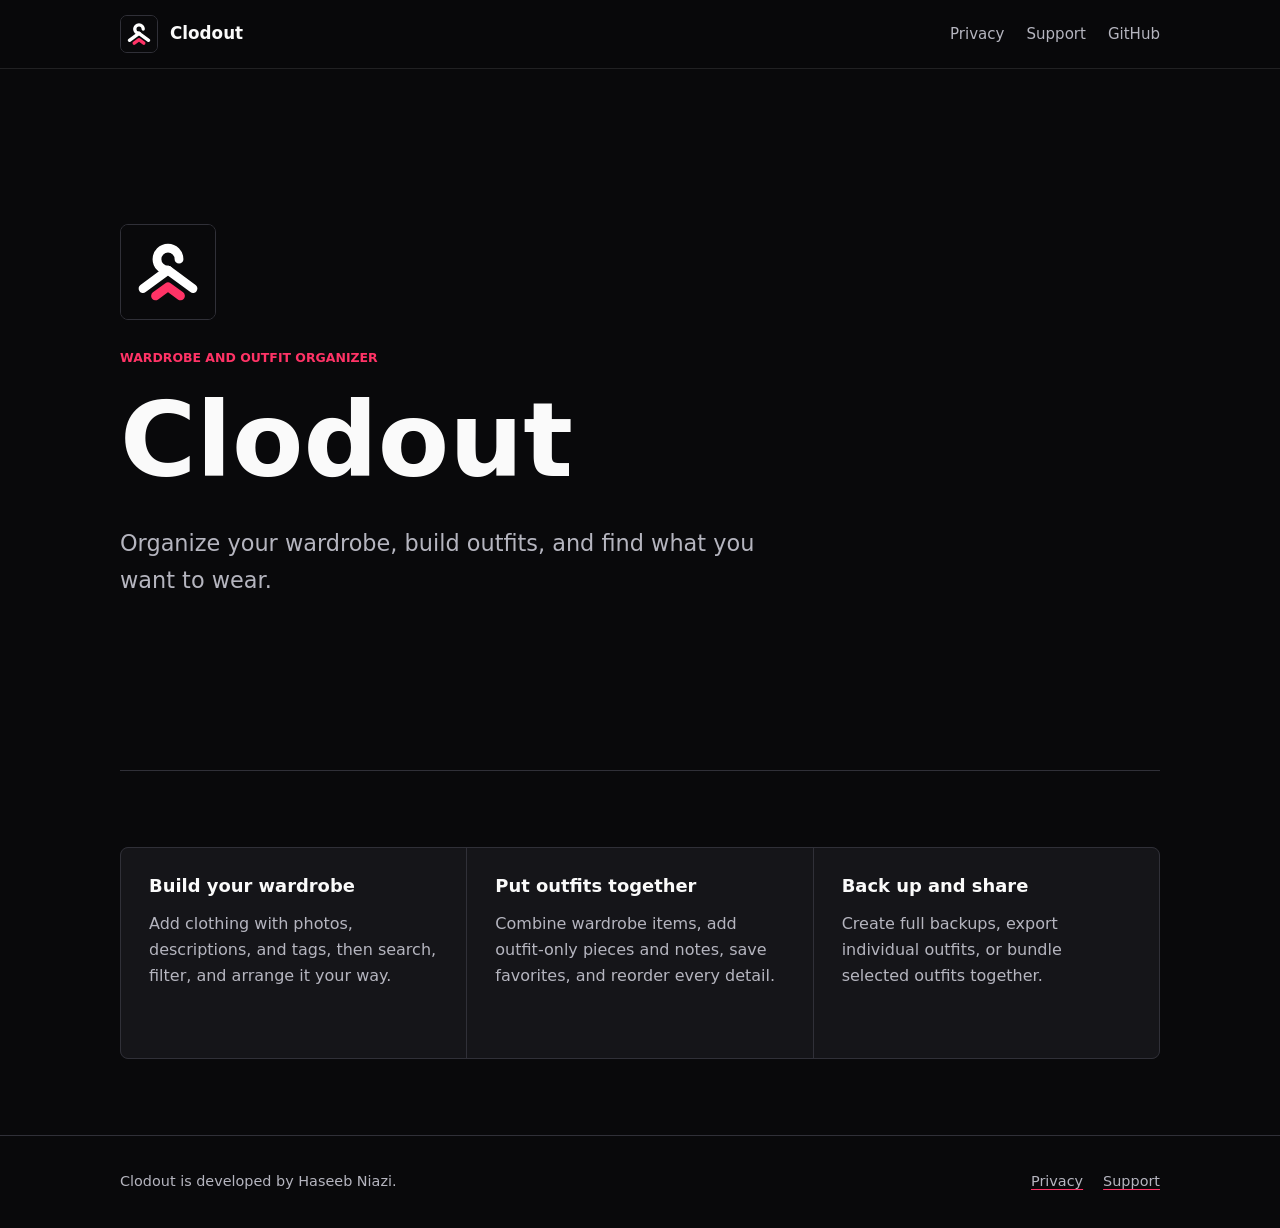
<file: index.html>
<!doctype html>
<html lang="en-US">
<head>
    <meta charset="utf-8">
    <meta name="viewport" content="width=device-width, initial-scale=1">
    <meta name="theme-color" content="#09090b">
    <meta name="description" content="Clodout is a wardrobe and outfit organizer for keeping clothing organized and planning what to wear.">
    <meta property="og:title" content="Clodout">
    <meta property="og:description" content="Organize your wardrobe. Build outfits your way.">
    <meta property="og:image" content="https://clodout.haseeb.ca/assets/social-preview.png">
    <meta property="og:url" content="https://clodout.haseeb.ca/">
    <meta property="og:type" content="website">
    <title>Clodout</title>
    <link rel="canonical" href="https://clodout.haseeb.ca/">
    <link rel="icon" href="/assets/logo.svg" type="image/svg+xml">
    <link rel="stylesheet" href="/assets/styles.css">
</head>
<body>
    <a class="skip-link" href="#main">Skip to content</a>
    <header class="site-header">
        <div class="header-inner">
            <a class="brand" href="/" aria-label="Clodout home">
                <img src="/assets/logo.svg" alt="">
                <span>Clodout</span>
            </a>
            <nav class="site-nav" aria-label="Primary navigation">
                <a href="/privacy/">Privacy</a>
                <a href="/support/">Support</a>
                <a href="https://github.com/Clodout">GitHub</a>
            </nav>
        </div>
    </header>

    <main id="main">
        <section class="hero content">
            <img class="hero-mark" src="/assets/logo.svg" alt="Clodout hanger logo">
            <p class="eyebrow">Wardrobe and outfit organizer</p>
            <h1>Clodout</h1>
            <p class="hero-copy">Organize your wardrobe, build outfits, and find what you want to wear.</p>
        </section>

        <section class="feature-band content" aria-label="Clodout principles">
            <div class="feature-grid">
                <article class="feature">
                    <h2>Build your wardrobe</h2>
                    <p>Add clothing with photos, descriptions, and tags, then search, filter, and arrange it your way.</p>
                </article>
                <article class="feature">
                    <h2>Put outfits together</h2>
                    <p>Combine wardrobe items, add outfit-only pieces and notes, save favorites, and reorder every detail.</p>
                </article>
                <article class="feature">
                    <h2>Back up and share</h2>
                    <p>Create full backups, export individual outfits, or bundle selected outfits together.</p>
                </article>
            </div>
        </section>
    </main>

    <footer class="site-footer">
        <div class="footer-inner">
            <span>Clodout is developed by Haseeb Niazi.</span>
            <div class="footer-links">
                <a href="/privacy/">Privacy</a>
                <a href="/support/">Support</a>
            </div>
        </div>
    </footer>
</body>
</html>
</file>
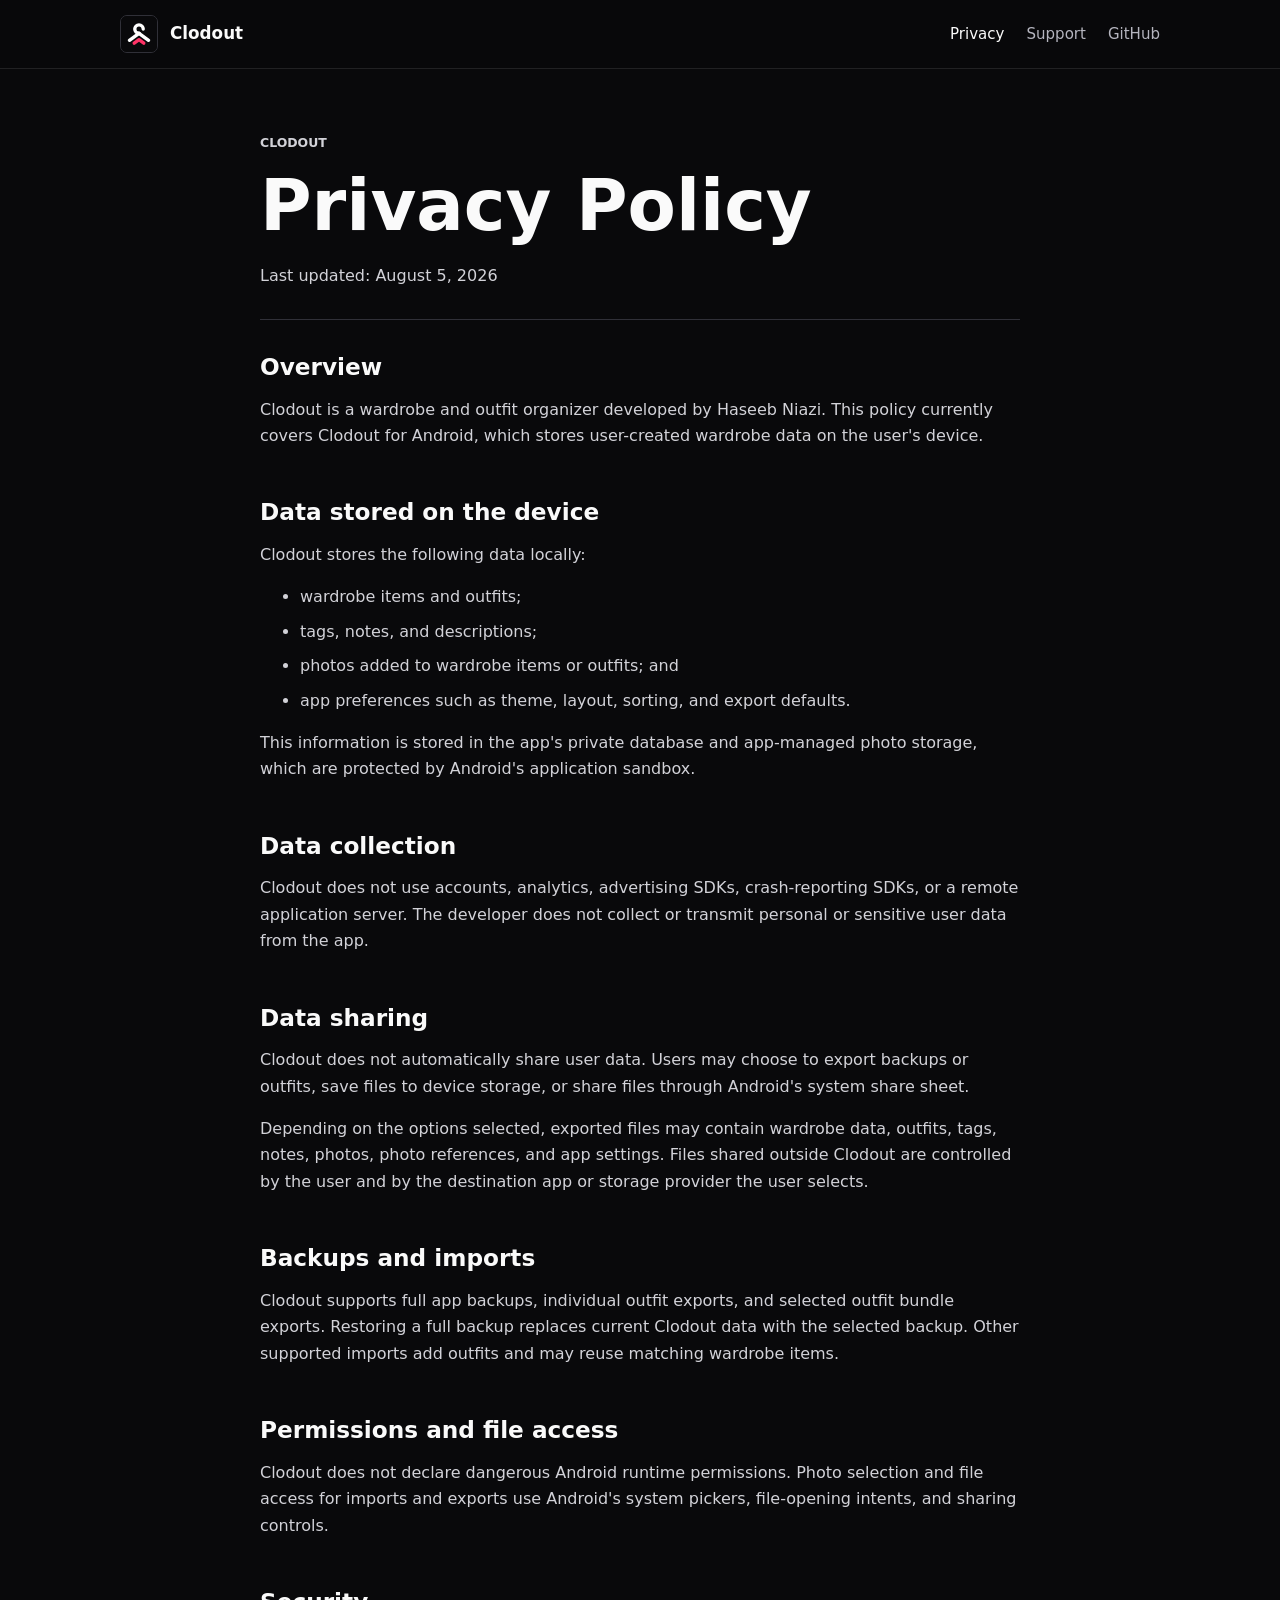
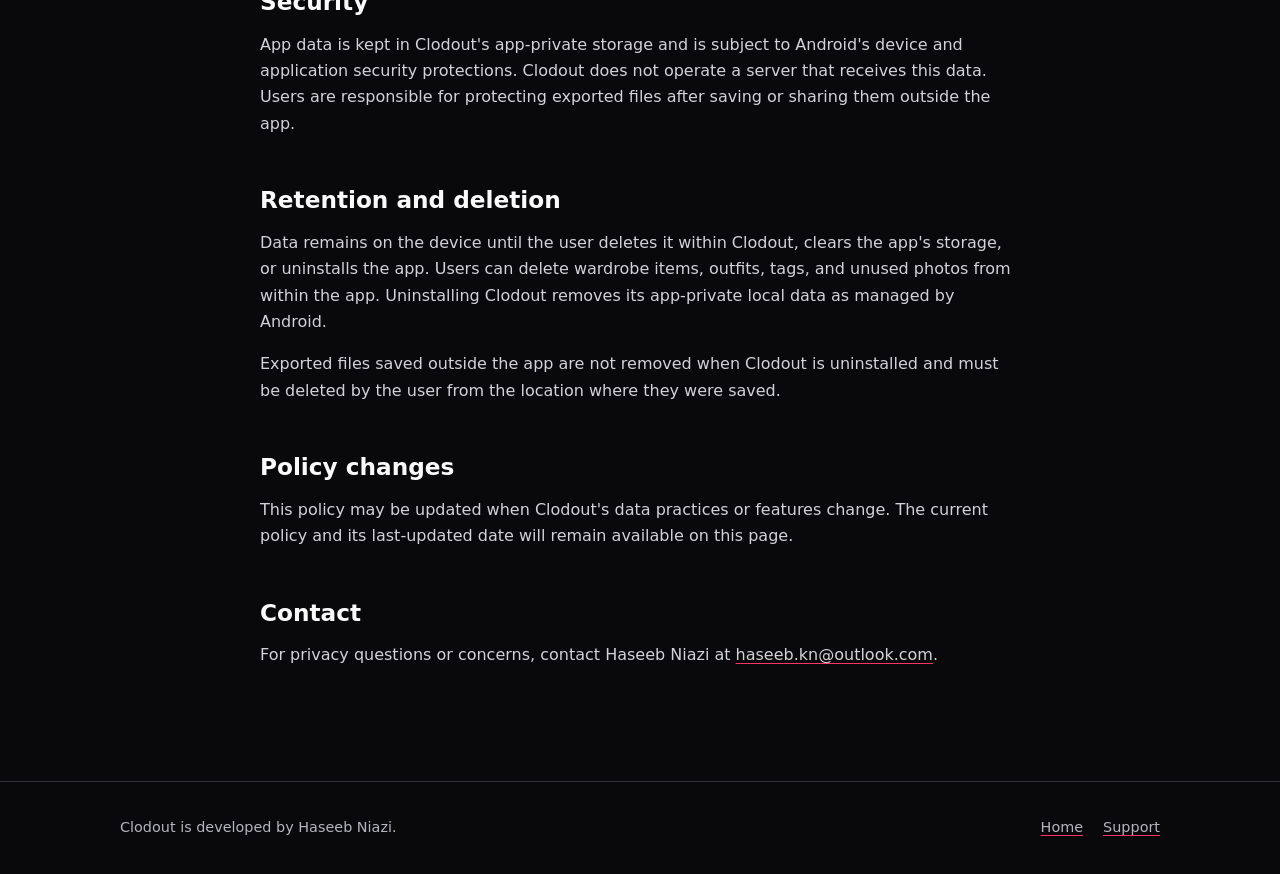
<file: privacy/index.html>
<!doctype html>
<html lang="en-US">
<head>
    <meta charset="utf-8">
    <meta name="viewport" content="width=device-width, initial-scale=1">
    <meta name="theme-color" content="#09090b">
    <meta name="description" content="Privacy Policy for Clodout.">
    <title>Privacy Policy | Clodout</title>
    <link rel="canonical" href="https://clodout.haseeb.ca/privacy/">
    <link rel="icon" href="/assets/logo.svg" type="image/svg+xml">
    <link rel="stylesheet" href="/assets/styles.css">
</head>
<body>
    <a class="skip-link" href="#main">Skip to content</a>
    <header class="site-header">
        <div class="header-inner">
            <a class="brand" href="/" aria-label="Clodout home">
                <img src="/assets/logo.svg" alt="">
                <span>Clodout</span>
            </a>
            <nav class="site-nav" aria-label="Primary navigation">
                <a href="/privacy/" aria-current="page">Privacy</a>
                <a href="/support/">Support</a>
                <a href="https://github.com/Clodout">GitHub</a>
            </nav>
        </div>
    </header>

    <main id="main" class="content document">
        <header class="document-header">
            <p class="eyebrow">Clodout</p>
            <h1>Privacy Policy</h1>
            <p class="updated">Last updated: August 5, 2026</p>
        </header>

        <section>
            <h2>Overview</h2>
            <p>Clodout is a wardrobe and outfit organizer developed by Haseeb Niazi. This policy currently covers Clodout for Android, which stores user-created wardrobe data on the user's device.</p>
        </section>

        <section>
            <h2>Data stored on the device</h2>
            <p>Clodout stores the following data locally:</p>
            <ul>
                <li>wardrobe items and outfits;</li>
                <li>tags, notes, and descriptions;</li>
                <li>photos added to wardrobe items or outfits; and</li>
                <li>app preferences such as theme, layout, sorting, and export defaults.</li>
            </ul>
            <p>This information is stored in the app's private database and app-managed photo storage, which are protected by Android's application sandbox.</p>
        </section>

        <section>
            <h2>Data collection</h2>
            <p>Clodout does not use accounts, analytics, advertising SDKs, crash-reporting SDKs, or a remote application server. The developer does not collect or transmit personal or sensitive user data from the app.</p>
        </section>

        <section>
            <h2>Data sharing</h2>
            <p>Clodout does not automatically share user data. Users may choose to export backups or outfits, save files to device storage, or share files through Android's system share sheet.</p>
            <p>Depending on the options selected, exported files may contain wardrobe data, outfits, tags, notes, photos, photo references, and app settings. Files shared outside Clodout are controlled by the user and by the destination app or storage provider the user selects.</p>
        </section>

        <section>
            <h2>Backups and imports</h2>
            <p>Clodout supports full app backups, individual outfit exports, and selected outfit bundle exports. Restoring a full backup replaces current Clodout data with the selected backup. Other supported imports add outfits and may reuse matching wardrobe items.</p>
        </section>

        <section>
            <h2>Permissions and file access</h2>
            <p>Clodout does not declare dangerous Android runtime permissions. Photo selection and file access for imports and exports use Android's system pickers, file-opening intents, and sharing controls.</p>
        </section>

        <section>
            <h2>Security</h2>
            <p>App data is kept in Clodout's app-private storage and is subject to Android's device and application security protections. Clodout does not operate a server that receives this data. Users are responsible for protecting exported files after saving or sharing them outside the app.</p>
        </section>

        <section>
            <h2>Retention and deletion</h2>
            <p>Data remains on the device until the user deletes it within Clodout, clears the app's storage, or uninstalls the app. Users can delete wardrobe items, outfits, tags, and unused photos from within the app. Uninstalling Clodout removes its app-private local data as managed by Android.</p>
            <p>Exported files saved outside the app are not removed when Clodout is uninstalled and must be deleted by the user from the location where they were saved.</p>
        </section>

        <section>
            <h2>Policy changes</h2>
            <p>This policy may be updated when Clodout's data practices or features change. The current policy and its last-updated date will remain available on this page.</p>
        </section>

        <section>
            <h2>Contact</h2>
            <p>For privacy questions or concerns, contact Haseeb Niazi at <a href="mailto:haseeb.kn@outlook.com">haseeb.kn@outlook.com</a>.</p>
        </section>
    </main>

    <footer class="site-footer">
        <div class="footer-inner">
            <span>Clodout is developed by Haseeb Niazi.</span>
            <div class="footer-links">
                <a href="/">Home</a>
                <a href="/support/">Support</a>
            </div>
        </div>
    </footer>
</body>
</html>
</file>
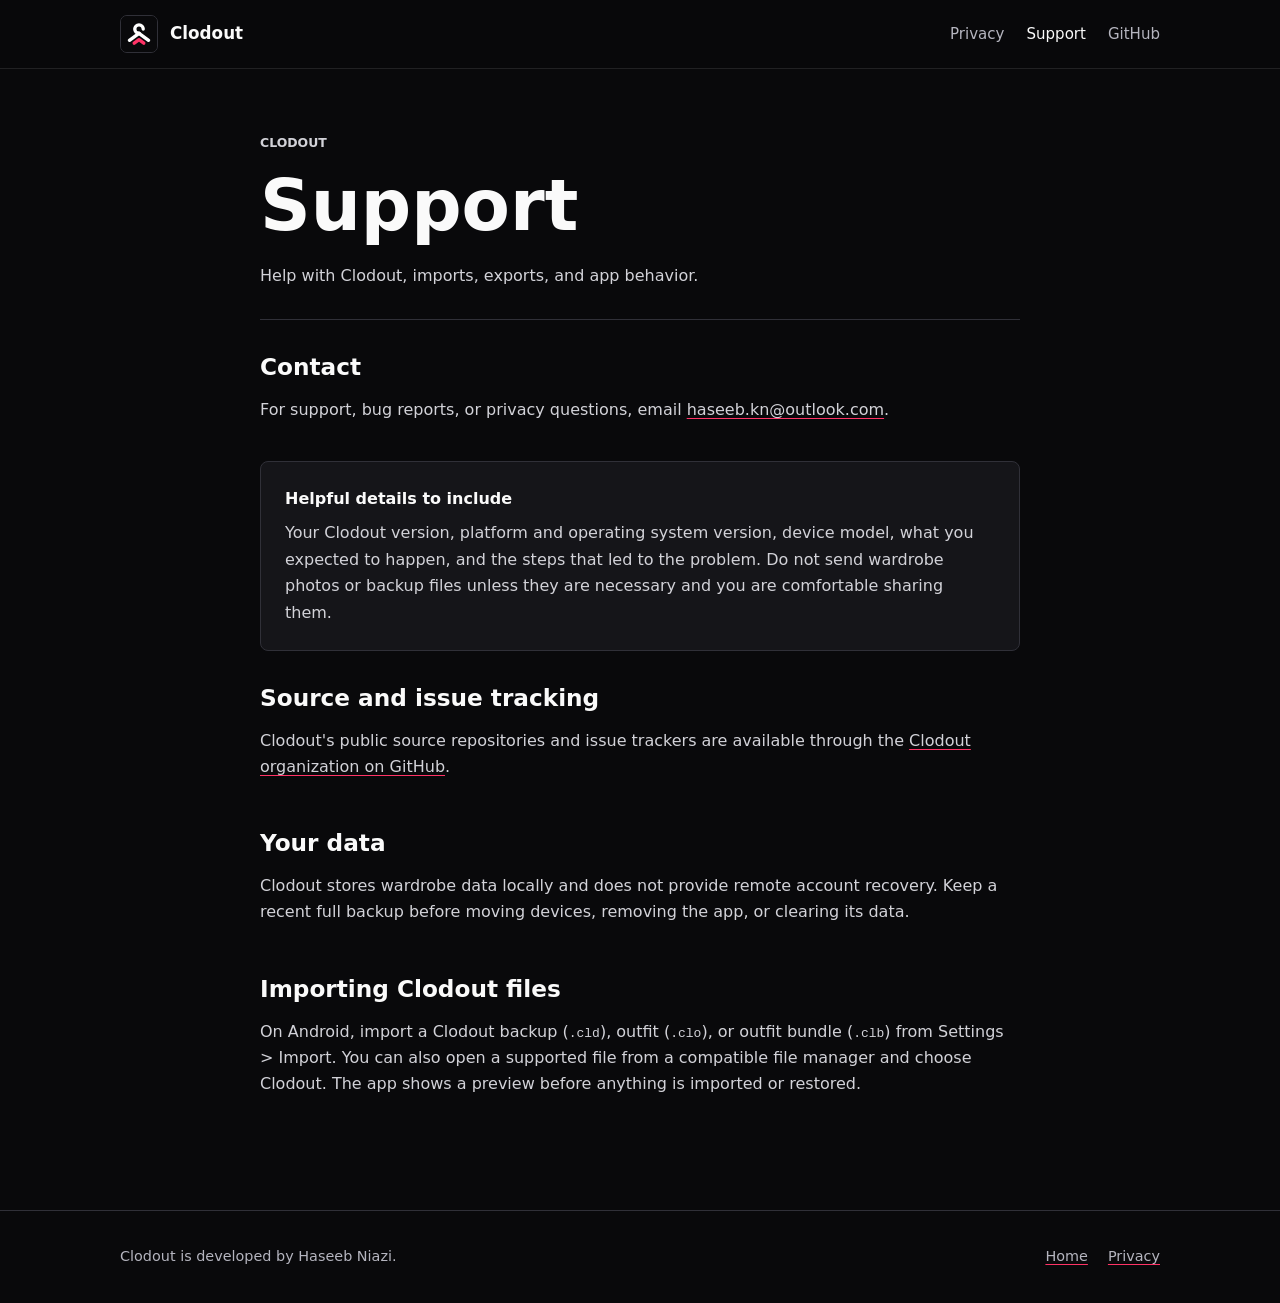
<file: support/index.html>
<!doctype html>
<html lang="en-US">
<head>
    <meta charset="utf-8">
    <meta name="viewport" content="width=device-width, initial-scale=1">
    <meta name="theme-color" content="#09090b">
    <meta name="description" content="Support and contact information for Clodout.">
    <title>Support | Clodout</title>
    <link rel="canonical" href="https://clodout.haseeb.ca/support/">
    <link rel="icon" href="/assets/logo.svg" type="image/svg+xml">
    <link rel="stylesheet" href="/assets/styles.css">
</head>
<body>
    <a class="skip-link" href="#main">Skip to content</a>
    <header class="site-header">
        <div class="header-inner">
            <a class="brand" href="/" aria-label="Clodout home">
                <img src="/assets/logo.svg" alt="">
                <span>Clodout</span>
            </a>
            <nav class="site-nav" aria-label="Primary navigation">
                <a href="/privacy/">Privacy</a>
                <a href="/support/" aria-current="page">Support</a>
                <a href="https://github.com/Clodout">GitHub</a>
            </nav>
        </div>
    </header>

    <main id="main" class="content document">
        <header class="document-header">
            <p class="eyebrow">Clodout</p>
            <h1>Support</h1>
            <p class="updated">Help with Clodout, imports, exports, and app behavior.</p>
        </header>

        <section>
            <h2>Contact</h2>
            <p>For support, bug reports, or privacy questions, email <a href="mailto:haseeb.kn@outlook.com?subject=Clodout%20support">haseeb.kn@outlook.com</a>.</p>
            <div class="contact-box">
                <strong>Helpful details to include</strong>
                <p>Your Clodout version, platform and operating system version, device model, what you expected to happen, and the steps that led to the problem. Do not send wardrobe photos or backup files unless they are necessary and you are comfortable sharing them.</p>
            </div>
        </section>

        <section>
            <h2>Source and issue tracking</h2>
            <p>Clodout's public source repositories and issue trackers are available through the <a href="https://github.com/Clodout">Clodout organization on GitHub</a>.</p>
        </section>

        <section>
            <h2>Your data</h2>
            <p>Clodout stores wardrobe data locally and does not provide remote account recovery. Keep a recent full backup before moving devices, removing the app, or clearing its data.</p>
        </section>

        <section>
            <h2>Importing Clodout files</h2>
            <p>On Android, import a Clodout backup (<code>.cld</code>), outfit (<code>.clo</code>), or outfit bundle (<code>.clb</code>) from Settings &gt; Import. You can also open a supported file from a compatible file manager and choose Clodout. The app shows a preview before anything is imported or restored.</p>
        </section>
    </main>

    <footer class="site-footer">
        <div class="footer-inner">
            <span>Clodout is developed by Haseeb Niazi.</span>
            <div class="footer-links">
                <a href="/">Home</a>
                <a href="/privacy/">Privacy</a>
            </div>
        </div>
    </footer>
</body>
</html>
</file>
<file: assets/styles.css>
:root {
    color-scheme: dark;
    --background: #09090b;
    --surface: #151519;
    --surface-raised: #1e1e24;
    --text: #fafafa;
    --muted: #b5b5bf;
    --border: #303038;
    --accent: #ff3366;
    --accent-hover: #ff5c84;
    --focus: #76a9ff;
    font-family: Inter, ui-sans-serif, system-ui, -apple-system, BlinkMacSystemFont, "Segoe UI", sans-serif;
    font-synthesis: none;
}

* {
    box-sizing: border-box;
}

html {
    background: var(--background);
    scroll-behavior: smooth;
}

body {
    min-width: 320px;
    margin: 0;
    color: var(--text);
    background: var(--background);
    line-height: 1.65;
}

a {
    color: inherit;
    text-decoration-color: var(--accent);
    text-underline-offset: 0.2em;
}

a:hover {
    color: var(--accent-hover);
}

a:focus-visible {
    outline: 3px solid var(--focus);
    outline-offset: 4px;
    border-radius: 2px;
}

.skip-link {
    position: fixed;
    z-index: 10;
    top: 12px;
    left: 12px;
    padding: 10px 14px;
    color: #09090b;
    background: #ffffff;
    transform: translateY(-160%);
}

.skip-link:focus {
    transform: translateY(0);
}

.site-header {
    position: sticky;
    z-index: 5;
    top: 0;
    border-bottom: 1px solid rgba(255, 255, 255, 0.1);
    background: rgba(9, 9, 11, 0.94);
    backdrop-filter: blur(14px);
}

.header-inner,
.content,
.footer-inner {
    width: min(100% - 40px, 1040px);
    margin-inline: auto;
}

.header-inner {
    min-height: 68px;
    display: flex;
    align-items: center;
    justify-content: space-between;
    gap: 24px;
}

.brand {
    display: inline-flex;
    align-items: center;
    gap: 12px;
    font-size: 1.05rem;
    font-weight: 700;
    text-decoration: none;
}

.brand img {
    width: 38px;
    height: 38px;
    border: 1px solid var(--border);
    border-radius: 7px;
}

.site-nav {
    display: flex;
    align-items: center;
    gap: 22px;
    font-size: 0.94rem;
}

.site-nav a {
    color: var(--muted);
    text-decoration: none;
}

.site-nav a[aria-current="page"],
.site-nav a:hover {
    color: var(--text);
}

.hero {
    min-height: min(78vh, 760px);
    display: grid;
    align-content: center;
    padding-block: 72px 88px;
    border-bottom: 1px solid var(--border);
}

.hero-mark {
    width: 96px;
    height: 96px;
    margin-bottom: 28px;
    border: 1px solid var(--border);
    border-radius: 8px;
}

.eyebrow {
    margin: 0 0 12px;
    color: var(--accent);
    font-size: 0.78rem;
    font-weight: 750;
    letter-spacing: 0;
    text-transform: uppercase;
}

h1,
h2,
h3 {
    margin: 0;
    line-height: 1.15;
    letter-spacing: 0;
}

h1 {
    max-width: 780px;
    font-size: 6.5rem;
}

.hero-copy {
    max-width: 680px;
    margin: 24px 0 0;
    color: var(--muted);
    font-size: 1.4rem;
}

.feature-band {
    padding-block: 76px;
}

.feature-grid {
    display: grid;
    grid-template-columns: repeat(3, 1fr);
    gap: 1px;
    overflow: hidden;
    border: 1px solid var(--border);
    border-radius: 8px;
    background: var(--border);
}

.feature {
    min-height: 210px;
    padding: 28px;
    background: var(--surface);
}

.feature h2 {
    font-size: 1.12rem;
}

.feature p {
    margin: 14px 0 0;
    color: var(--muted);
}

.document {
    max-width: 760px;
    padding-block: 64px 96px;
}

.document-header {
    padding-bottom: 30px;
    border-bottom: 1px solid var(--border);
}

.document h1 {
    font-size: 4.4rem;
}

.updated {
    margin: 16px 0 0;
    color: var(--muted);
}

.document section {
    padding-top: 34px;
}

.document h2 {
    font-size: 1.45rem;
}

.document p,
.document ul {
    color: #d2d2d8;
}

.document li + li {
    margin-top: 8px;
}

.contact-box {
    margin-top: 38px;
    padding: 24px;
    border: 1px solid var(--border);
    border-radius: 8px;
    background: var(--surface);
}

.contact-box p {
    margin: 8px 0 0;
}

.site-footer {
    border-top: 1px solid var(--border);
}

.footer-inner {
    min-height: 92px;
    display: flex;
    align-items: center;
    justify-content: space-between;
    gap: 24px;
    color: var(--muted);
    font-size: 0.9rem;
}

.footer-links {
    display: flex;
    gap: 20px;
}

@media (max-width: 720px) {
    .header-inner,
    .content,
    .footer-inner {
        width: min(100% - 28px, 1040px);
    }

    .site-nav {
        gap: 14px;
        font-size: 0.88rem;
    }

    .hero {
        min-height: 680px;
        padding-block: 58px 72px;
    }

    h1 {
        font-size: 3.6rem;
    }

    .hero-copy {
        font-size: 1.15rem;
    }

    .document h1 {
        font-size: 2.6rem;
    }

    .feature-grid {
        grid-template-columns: 1fr;
    }

    .feature {
        min-height: auto;
    }

    .footer-inner {
        padding-block: 24px;
        align-items: flex-start;
        flex-direction: column;
        gap: 10px;
    }
}

@media (max-width: 600px) {
    .brand span {
        display: none;
    }

    .site-nav {
        gap: 12px;
    }

    .site-nav a:last-child {
        display: none;
    }
}

@media (prefers-reduced-motion: reduce) {
    html {
        scroll-behavior: auto;
    }
}
</file>
